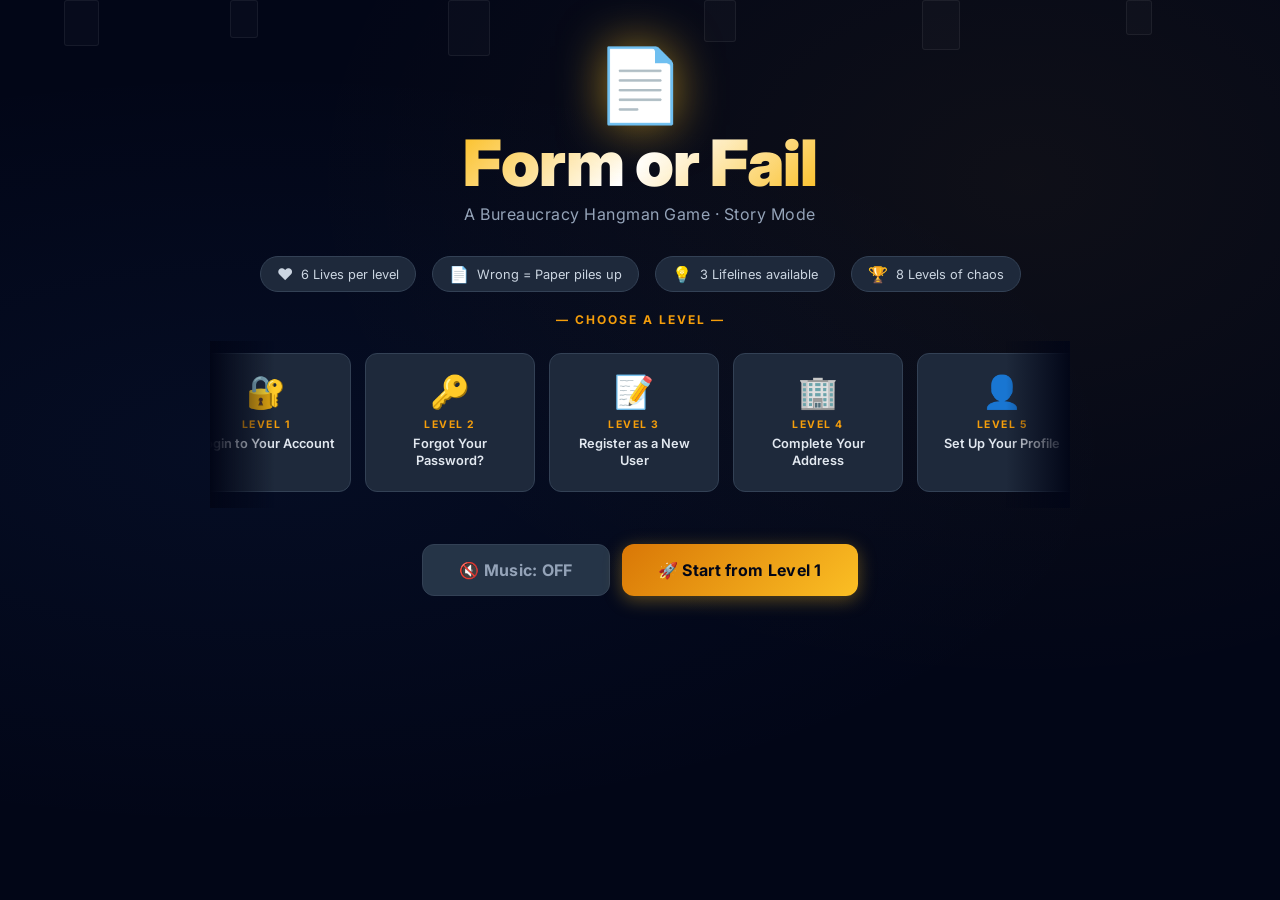
<file: index.html>
<!doctype html>
<html lang="en">
  <head>
    <meta charset="UTF-8" />
    <meta name="viewport" content="width=device-width, initial-scale=1.0" />
    <title>Form or Fail — The Bureaucracy Hangman Game</title>
    <meta
      name="description"
      content="A Hangman-style form validation game. Fill forms correctly or get buried under rejected papers. 8 levels of increasing difficulty based on real-world field validation rules."
    />
    <link
      rel="icon"
      href="data:image/svg+xml,<svg xmlns=%22http://www.w3.org/2000/svg%22 viewBox=%220 0 100 100%22><text y=%22.9em%22 font-size=%2290%22>📄</text></svg>"
    />
    <link rel="stylesheet" href="css/game.css" />
  </head>

  <body>
    <!-- Floating background paper decorations -->
    <div class="bg-papers" aria-hidden="true">
      <div
        class="bg-paper"
        style="
          left: 5%;
          animation-duration: 18s;
          animation-delay: 0s;
          width: 35px;
          height: 46px;
        "
      ></div>
      <div
        class="bg-paper"
        style="
          left: 18%;
          animation-duration: 22s;
          animation-delay: 3s;
          width: 28px;
          height: 38px;
        "
      ></div>
      <div
        class="bg-paper"
        style="
          left: 35%;
          animation-duration: 16s;
          animation-delay: 6s;
          width: 42px;
          height: 56px;
        "
      ></div>
      <div
        class="bg-paper"
        style="
          left: 55%;
          animation-duration: 20s;
          animation-delay: 1.5s;
          width: 32px;
          height: 42px;
        "
      ></div>
      <div
        class="bg-paper"
        style="
          left: 72%;
          animation-duration: 24s;
          animation-delay: 8s;
          width: 38px;
          height: 50px;
        "
      ></div>
      <div
        class="bg-paper"
        style="
          left: 88%;
          animation-duration: 19s;
          animation-delay: 4s;
          width: 26px;
          height: 35px;
        "
      ></div>
    </div>

    <div id="game-root">
      <!-- ══════════════════════════════════════════════════════
       SCREEN: START / MAIN MENU
       ══════════════════════════════════════════════════════ -->
      <main id="screen-start" role="main">
        <div class="game-logo">
          <span class="logo-emoji" aria-hidden="true">📄</span>
          <h1 class="logo-title">Form or Fail</h1>
          <p class="logo-tagline">
            A Bureaucracy Hangman Game &middot; Story Mode
          </p>
        </div>

        <div class="mini-rules" role="list" aria-label="Game rules">
          <div class="mini-rule" role="listitem">
            <span class="mini-rule-icon">❤️</span>
            <span>6 Lives per level</span>
          </div>
          <div class="mini-rule" role="listitem">
            <span class="mini-rule-icon">📄</span>
            <span>Wrong = Paper piles up</span>
          </div>
          <div class="mini-rule" role="listitem">
            <span class="mini-rule-icon">💡</span>
            <span>3 Lifelines available</span>
          </div>
          <div class="mini-rule" role="listitem">
            <span class="mini-rule-icon">🏆</span>
            <span>8 Levels of chaos</span>
          </div>
        </div>

        <!-- <p class="start-desc">
      Welcome to Headquarters. Your task: fill in corporate forms — <em>correctly</em>.
      Every wrong input gets stamped <strong>REJECTED</strong> and added to the pile.
      6 papers and you're buried. Use your lifelines wisely.
      <br/><br/>
      <strong>Story Mode</strong> — progress through 8 themed levels from Login to the Boss Level.
    </p> -->

        <p class="level-grid-label" aria-hidden="true">— Choose a Level —</p>

        <!-- Carousel wrapper: fade edges + scroll track -->
        <div class="level-carousel-wrap">
          <div
            class="level-carousel-fade level-carousel-fade--left"
            aria-hidden="true"
          ></div>
          <div
            id="level-select-grid"
            aria-label="Level selection grid"
            role="list"
          ></div>
          <div
            class="level-carousel-fade level-carousel-fade--right"
            aria-hidden="true"
          ></div>
        </div>

        <div class="start-actions">
          <button
            id="btn-music-toggle"
            class="btn btn-music-off btn-lg"
            type="button"
            aria-label="Toggle background music"
            title="Toggle Music"
          >
            🔇 Music: OFF
          </button>
          <button
            id="btn-start"
            class="btn btn-primary btn-lg"
            type="button"
            aria-label="Start from Level 1"
          >
            🚀 Start from Level 1
          </button>
        </div>
      </main>

      <!-- ══════════════════════════════════════════════════════
       SCREEN: GAME
       ══════════════════════════════════════════════════════ -->
      <section id="screen-game" class="hidden" aria-label="Game screen">
        <!-- HUD -->
        <header id="game-hud" role="banner">
          <div class="hud-level-info">
            <span id="current-level-label" aria-live="polite">Level 1</span>
            <span id="level-subtitle">Authentication</span>
          </div>

          <div class="hud-stats" role="status" aria-label="Game stats">
            <div class="hud-stat">
              <span class="hud-stat-label">Lives</span>
              <div id="lives-display" aria-label="Lives remaining"></div>
            </div>
            <div class="hud-stat">
              <span class="hud-stat-label">Score</span>
              <span id="score-display" class="hud-stat-value" aria-live="polite"
                >0</span
              >
            </div>
            <div class="hud-stat">
              <span class="hud-stat-label">Streak</span>
              <span
                id="streak-display"
                class="hud-stat-value"
                aria-live="polite"
                >—</span
              >
            </div>
          </div>

          <div class="hud-right-actions">
            <button
              id="btn-mute"
              class="btn btn-icon btn-sm"
              type="button"
              aria-label="Toggle mute"
              title="Toggle Sound"
            >
              🔊
            </button>
            <button
              id="btn-menu-go"
              class="btn btn-secondary btn-sm"
              type="button"
              aria-label="Return to main menu"
            >
              ← Menu
            </button>
          </div>
        </header>

        <!-- Two-Panel Body -->
        <div id="game-body">
          <!-- LEFT: Paper Pile / Character -->
          <aside id="paper-panel" aria-label="Character and rejected papers">
            <span class="panel-title" aria-hidden="true">Rejected Papers</span>
            <div
              id="hangman-svg-container"
              role="img"
              aria-label="Character being buried under rejected form papers"
              aria-live="polite"
            ></div>
          </aside>

          <!-- RIGHT: Form Field -->
          <article id="form-panel" aria-label="Form field to fill">
            <!-- Scenario -->
            <div id="scenario-card" role="note">
              <span class="scenario-icon" aria-hidden="true">📋</span>
              <p id="scenario-text"></p>
            </div>

            <!-- Progress -->
            <div class="field-progress-wrap" aria-label="Field progress">
              <div
                id="field-progress-track"
                role="progressbar"
                aria-valuemin="0"
                aria-valuemax="100"
                aria-valuenow="0"
              >
                <div id="field-progress-bar"></div>
              </div>
              <span id="field-counter" aria-live="polite">Field 1 of 3</span>
            </div>

            <!-- Field Card -->
            <div id="field-card">
              <div class="field-header">
                <label
                  id="field-label"
                  for="field-input"
                  style="cursor: pointer"
                  >Field</label
                >
                <span
                  id="difficulty-badge"
                  class="difficulty-badge diff-easy"
                  aria-label="Difficulty"
                  >🟢 Easy</span
                >
              </div>

              <div id="field-input-area">
                <input
                  id="field-input"
                  type="text"
                  placeholder="..."
                  autocomplete="off"
                  spellcheck="false"
                  aria-labelledby="field-label"
                />
              </div>

              <!-- Hint Box (hidden by default) -->
              <div id="hint-box" class="hidden" role="note" aria-label="Hint">
                <pre id="hint-content"></pre>
                <button
                  id="btn-close-hint"
                  type="button"
                  aria-label="Close hint"
                >
                  ✕
                </button>
              </div>

              <!-- Feedback -->
              <div
                id="field-feedback"
                class="field-feedback"
                role="alert"
                aria-live="assertive"
              ></div>

              <!-- Submit -->
              <div class="field-actions">
                <button
                  id="btn-submit-field"
                  class="btn btn-primary"
                  type="button"
                  aria-label="Submit field answer"
                >
                  Submit Answer ↵
                </button>
                <span id="field-points" aria-label="Points for this field"
                  >+100 pts</span
                >
              </div>
            </div>
            <!-- /field-card -->
          </article>
          <!-- /form-panel -->
        </div>
        <!-- /game-body -->

        <!-- Lifelines Bar -->
        <footer id="lifelines-panel" role="toolbar" aria-label="Lifelines">
          <span class="lifelines-label" aria-hidden="true">💡 Lifelines</span>

          <button
            id="btn-show-rule"
            class="lifeline-btn"
            type="button"
            aria-label="Show validation rule (-30 pts)"
          >
            📖 Show Rule
            <span class="ll-count" id="ll-rule-count" aria-label="remaining"
              >3</span
            >
          </button>

          <button
            id="btn-show-format"
            class="lifeline-btn"
            type="button"
            aria-label="Show valid format example (-30 pts)"
          >
            👁 Show Format
            <span class="ll-count" id="ll-format-count" aria-label="remaining"
              >3</span
            >
          </button>

          <button
            id="btn-skip"
            class="lifeline-btn"
            type="button"
            aria-label="Skip this field (no points)"
          >
            ⏭️ Skip Field
            <span class="ll-count" id="ll-skip-count" aria-label="remaining"
              >3</span
            >
          </button>
        </footer>
      </section>
      <!-- /screen-game -->

      <!-- ══════════════════════════════════════════════════════
       SCREEN: LEVEL COMPLETE
       ══════════════════════════════════════════════════════ -->
      <section
        id="screen-level-complete"
        class="hidden"
        aria-label="Level complete screen"
        aria-live="polite"
      >
        <div class="result-card card-complete">
          <span class="result-emoji" aria-hidden="true">✅</span>
          <h2 class="result-title" style="color: var(--green-400)">
            Level Complete!
          </h2>
          <p id="complete-level-title" class="result-subtitle"></p>

          <div class="result-stats" role="list">
            <div class="result-stat-row" role="listitem">
              <span>Level Bonus</span>
              <span id="complete-bonus">+200 pts</span>
            </div>
            <div class="result-stat-row" role="listitem">
              <span>Total Score</span>
              <span id="complete-score">0</span>
            </div>
            <div class="result-stat-row" role="listitem">
              <span>Lives Left</span>
              <span id="complete-lives">❤️❤️❤️❤️❤️❤️</span>
            </div>
          </div>

          <p
            id="complete-perfect"
            class="result-perfect"
            aria-live="polite"
          ></p>

          <div class="result-actions">
            <button
              id="btn-next-level"
              class="btn btn-success btn-lg"
              type="button"
            >
              Next Level →
            </button>
            <button
              id="btn-menu-from-complete"
              class="btn btn-secondary"
              type="button"
              aria-label="Back to menu"
            >
              ← Menu
            </button>
          </div>
        </div>
      </section>

      <!-- ══════════════════════════════════════════════════════
       SCREEN: GAME OVER
       ══════════════════════════════════════════════════════ -->
      <section
        id="screen-game-over"
        class="hidden"
        aria-label="Game over screen"
        aria-live="assertive"
      >
        <div class="result-card card-gameover">
          <span class="result-emoji" aria-hidden="true">📄</span>
          <h2 class="result-title" style="color: var(--red-500)">Buried.</h2>
          <p id="gameover-msg" class="result-subtitle"></p>

          <div class="result-stats">
            <div class="result-stat-row">
              <span>Failed At</span>
              <span id="gameover-level"></span>
            </div>
            <div class="result-stat-row">
              <span>Score</span>
              <span id="gameover-score" style="color: var(--gold-400)">0</span>
            </div>
          </div>

          <div class="result-actions">
            <button id="btn-retry" class="btn btn-danger btn-lg" type="button">
              🔄 Retry Level
            </button>
            <button
              id="btn-menu-from-over"
              class="btn btn-secondary"
              type="button"
            >
              ← Menu
            </button>
          </div>
        </div>
      </section>

      <!-- ══════════════════════════════════════════════════════
       SCREEN: YOU WIN
       ══════════════════════════════════════════════════════ -->
      <section
        id="screen-win"
        class="hidden"
        aria-label="Victory screen"
        aria-live="polite"
      >
        <div class="result-card card-win">
          <span class="result-emoji" aria-hidden="true">🏆</span>
          <h2
            class="result-title"
            style="
              background: linear-gradient(135deg, var(--gold-400), white);
              -webkit-background-clip: text;
              -webkit-text-fill-color: transparent;
              background-clip: text;
            "
          >
            FORMS CONQUERED!
          </h2>
          <p class="result-subtitle">
            You survived the full bureaucratic gauntlet. The pile never grew
            high enough to bury you.
          </p>

          <div class="result-stats">
            <div class="result-stat-row">
              <span>Levels Cleared</span>
              <span id="win-levels" style="color: var(--green-400)">8 / 8</span>
            </div>
            <div class="result-stat-row">
              <span>Final Score</span>
              <span
                id="win-score"
                style="color: var(--gold-400); font-size: 1.3em"
                >0</span
              >
            </div>
          </div>

          <div class="result-actions">
            <button
              id="btn-play-again"
              class="btn btn-primary btn-lg"
              type="button"
            >
              🔄 Play Again
            </button>
            <button
              id="btn-menu-from-win"
              class="btn btn-secondary"
              type="button"
            >
              ← Menu
            </button>
          </div>
        </div>
      </section>
    </div>
    <!-- /game-root -->

    <!-- Scripts -->
    <script src="js/fields.js"></script>
    <script src="js/hangman.js"></script>
    <script src="js/game.js"></script>
    <script src="js/sound.js"></script>
  </body>
</html>
</file>
<file: css/game.css>
/* ============================================================
   game.css — Form or Fail: Corporate Bureaucracy Horror
   Theme: Dark navy corporate, gold accents, paper chaos
   ============================================================ */

@import url('https://fonts.googleapis.com/css2?family=Inter:wght@300;400;500;600;700;800;900&family=JetBrains+Mono:wght@400;600&display=swap');

/* ── RESET & BASE ───────────────────────────────────────────── */
*,
*::before,
*::after {
  margin: 0;
  padding: 0;
  box-sizing: border-box;
}

:root {
  --navy-950: #020617;
  --navy-900: #0f172a;
  --navy-800: #1e293b;
  --navy-700: #253447;
  --navy-600: #334155;
  --navy-500: #475569;
  --gold-400: #fbbf24;
  --gold-500: #f59e0b;
  --gold-600: #d97706;
  --red-500: #ef4444;
  --red-600: #dc2626;
  --green-400: #4ade80;
  --green-500: #22c55e;
  --blue-400: #60a5fa;
  --blue-500: #3b82f6;
  --white: #ffffff;
  --gray-100: #f1f5f9;
  --gray-200: #e2e8f0;
  --gray-300: #cbd5e1;
  --gray-400: #94a3b8;
  --gray-500: #64748b;
  --font-main: 'Inter', system-ui, sans-serif;
  --font-mono: 'JetBrains Mono', 'Courier New', monospace;
  --radius: 12px;
  --radius-sm: 8px;
  --radius-lg: 20px;
  --shadow: 0 4px 24px rgba(0, 0, 0, 0.4);
  --shadow-lg: 0 8px 48px rgba(0, 0, 0, 0.6);
  --glow-gold: 0 0 20px rgba(251, 191, 36, 0.3);
  --glow-red: 0 0 20px rgba(239, 68, 68, 0.3);
  --glow-green: 0 0 20px rgba(74, 222, 128, 0.3);
  --transition: 0.25s cubic-bezier(0.4, 0, 0.2, 1);
}

html,
body {
  height: 100%;
  font-family: var(--font-main);
  background: var(--navy-950);
  color: var(--white);
  overflow-x: hidden;
}

body {
  background:
    radial-gradient(ellipse at 20% 50%, rgba(59, 130, 246, 0.06) 0%, transparent 60%),
    radial-gradient(ellipse at 80% 20%, rgba(251, 191, 36, 0.05) 0%, transparent 50%),
    var(--navy-950);
  min-height: 100vh;
}

.hidden {
  display: none !important;
}

/* ── SCROLLBAR ──────────────────────────────────────────────── */
::-webkit-scrollbar {
  width: 6px;
}

::-webkit-scrollbar-track {
  background: var(--navy-900);
}

::-webkit-scrollbar-thumb {
  background: var(--navy-600);
  border-radius: 3px;
}

/* ── GLOBAL GAME CONTAINER ──────────────────────────────────── */
#game-root {
  min-height: 100vh;
  display: flex;
  flex-direction: column;
}

/* ========================================================
   SCREEN: START / MAIN MENU
   ======================================================== */
#screen-start {
  min-height: 100vh;
  display: flex;
  flex-direction: column;
  align-items: center;
  padding: 40px 20px;
}

.game-logo {
  text-align: center;
  margin-bottom: 32px;
}

.logo-emoji {
  font-size: 72px;
  display: block;
  animation: float 3s ease-in-out infinite;
  filter: drop-shadow(0 0 24px rgba(251, 191, 36, 0.6));
}

.logo-title {
  font-size: clamp(2.4rem, 6vw, 4rem);
  font-weight: 900;
  letter-spacing: -1px;
  background: linear-gradient(135deg, var(--gold-400) 0%, var(--white) 50%, var(--gold-400) 100%);
  -webkit-background-clip: text;
  -webkit-text-fill-color: transparent;
  background-clip: text;
  line-height: 1.1;
}

.logo-tagline {
  font-size: 1rem;
  color: var(--gray-400);
  margin-top: 6px;
  letter-spacing: 0.5px;
}

/* .start-desc {
  max-width: 600px;
  text-align: center;
  color: var(--gray-300);
  font-size: 0.95rem;
  line-height: 1.7;
  margin-bottom: 28px;
  padding: 20px 24px;
  background: var(--navy-800);
  border: 1px solid var(--navy-600);
  border-radius: var(--radius);
} */

/* LEVEL GRID */
.level-grid-label {
  font-size: 0.75rem;
  font-weight: 700;
  letter-spacing: 2px;
  color: var(--gold-500);
  text-transform: uppercase;
  margin-bottom: 14px;
  text-align: center;
}

/* ── CAROUSEL WRAPPER ───────────────────────────────────── */
.level-carousel-wrap {
  position: relative;
  width: 100%;
  max-width: 860px;
  margin-bottom: 28px;
  overflow: hidden;           /* ← fixes the left-side leak */
}

/* Left & right fade edges */
.level-carousel-fade {
  position: absolute;
  top: 0;
  bottom: 0;
  width: 64px;
  z-index: 2;
  pointer-events: none;
}
.level-carousel-fade--left {
  left: 0;
  background: linear-gradient(to right, var(--navy-950) 0%, transparent 100%);
}
.level-carousel-fade--right {
  right: 0;
  background: linear-gradient(to left, var(--navy-950) 0%, transparent 100%);
}

/* ── SCROLL TRACK ───────────────────────────────────────── */
#level-select-grid {
  display: flex;
  flex-direction: row;
  gap: 14px;
  width: 100%;
  /* overflow hidden: JS controls all scrolling via scrollLeft */
  overflow: hidden;
  padding: 12px 20px 16px;
  cursor: grab;
  /* No CSS animation here — all movement is via JS requestAnimationFrame */
}

/* Grabbing cursor while drag is active */
#level-select-grid.dragging { cursor: grabbing; }

.level-card {
  position: relative;
  background: var(--navy-800);
  border: 1px solid var(--navy-600);
  border-radius: var(--radius);
  padding: 18px 14px;
  cursor: pointer;
  display: flex;
  flex-direction: column;
  align-items: center;
  gap: 5px;
  transition: all var(--transition);
  text-align: center;
  overflow: hidden;
  /* Carousel-specific: fixed width, no shrink */
  flex: 0 0 170px;
  min-width: 170px;
  /* Prevent card clicks being misread as drag starts */
  user-select: none;
}

.level-card::before {
  content: '';
  position: absolute;
  inset: 0;
  background: linear-gradient(135deg, rgba(251, 191, 36, 0.05), transparent);
  opacity: 0;
  transition: opacity var(--transition);
}

.level-card:hover {
  border-color: var(--gold-500);
  transform: translateY(-3px);
  box-shadow: 0 8px 30px rgba(0, 0, 0, 0.4), var(--glow-gold);
}

.level-card:hover::before {
  opacity: 1;
}

.level-card.completed {
  border-color: var(--green-500);
  background: linear-gradient(135deg, rgba(34, 197, 94, 0.08), var(--navy-800));
}

.level-icon {
  font-size: 2rem;
  margin-bottom: 2px;
}

.level-num {
  font-size: 0.65rem;
  font-weight: 700;
  letter-spacing: 1.5px;
  color: var(--gold-500);
  text-transform: uppercase;
}

.level-title-card {
  font-size: 0.8rem;
  font-weight: 600;
  color: var(--gray-200);
  line-height: 1.3;
}

.boss-badge {
  background: linear-gradient(135deg, #7c3aed, #dc2626);
  color: white;
  font-size: 0.6rem;
  font-weight: 900;
  letter-spacing: 1px;
  padding: 2px 8px;
  border-radius: 20px;
  text-transform: uppercase;
  animation: pulse-badge 1.5s ease-in-out infinite;
}

.done-badge {
  position: absolute;
  top: 8px;
  right: 8px;
  background: var(--green-500);
  color: white;
  font-size: 0.7rem;
  font-weight: 900;
  width: 20px;
  height: 20px;
  border-radius: 50%;
  display: flex;
  align-items: center;
  justify-content: center;
}

.start-actions {
  display: flex;
  gap: 12px;
  margin-top: 8px;
  flex-wrap: wrap;
  justify-content: center;
}

/* ── STATS MINI BAR ─────────────────────────────────────────── */
.mini-rules {
  display: flex;
  gap: 16px;
  /* max-width: 580px; */
  width: 100%;
  margin-bottom: 20px;
  flex-wrap: wrap;
  justify-content: center;
}

.mini-rule {
  display: flex;
  align-items: center;
  gap: 8px;
  background: var(--navy-800);
  border: 1px solid var(--navy-600);
  border-radius: 50px;
  padding: 7px 16px;
  font-size: 0.8rem;
  color: var(--gray-300);
}

.mini-rule-icon {
  font-size: 1rem;
}

/* ========================================================
   SCREEN: GAME
   ======================================================== */
#screen-game {
  display: flex;
  flex-direction: column;
  min-height: 100vh;
}

/* ── TOP HUD ─────────────────────────────────────────────────── */
#game-hud {
  background: var(--navy-900);
  border-bottom: 1px solid var(--navy-700);
  padding: 10px 24px;
  display: flex;
  align-items: center;
  justify-content: space-between;
  gap: 16px;
  flex-wrap: wrap;
  position: sticky;
  top: 0;
  z-index: 100;
  backdrop-filter: blur(12px);
}

.hud-level-info {
  display: flex;
  flex-direction: column;
  gap: 1px;
}

#current-level-label {
  font-size: 0.95rem;
  font-weight: 800;
  color: var(--gold-400);
  letter-spacing: -0.3px;
}

#level-subtitle {
  font-size: 0.72rem;
  color: var(--gray-500);
  letter-spacing: 0.3px;
}

.hud-stats {
  display: flex;
  align-items: center;
  gap: 20px;
}

.hud-stat {
  display: flex;
  flex-direction: column;
  align-items: center;
  gap: 2px;
}

.hud-stat-label {
  font-size: 0.6rem;
  font-weight: 700;
  letter-spacing: 1.5px;
  text-transform: uppercase;
  color: var(--gray-500);
}

.hud-stat-value {
  font-size: 1.1rem;
  font-weight: 800;
  color: var(--white);
  font-family: var(--font-mono);
}

#score-display {
  color: var(--gold-400);
}

#streak-display {
  color: var(--red-500);
}

#lives-display {
  display: flex;
  gap: 3px;
  align-items: center;
}

.heart {
  font-size: 1.1rem;
  transition: transform 0.2s;
}

.heart-lost {
  opacity: 0.3;
  filter: grayscale(1);
}

.score-flash {
  animation: score-pop 0.5s ease;
}

/* ── GAME BODY (2 PANELS) ────────────────────────────────────── */
#game-body {
  flex: 1;
  display: grid;
  grid-template-columns: 380px 1fr;
  gap: 0;
  min-height: 0;
}

/* ── LEFT PANEL: CHARACTER + PAPER PILE ─────────────────────── */
#paper-panel {
  background: var(--navy-900);
  border-right: 1px solid var(--navy-700);
  padding: 24px 20px;
  display: flex;
  flex-direction: column;
  align-items: center;
  gap: 16px;
  position: relative;
  overflow: hidden;
}

#paper-panel::before {
  content: '';
  position: absolute;
  top: 0;
  left: 0;
  right: 0;
  height: 3px;
  background: linear-gradient(90deg, transparent, var(--gold-500), transparent);
}

.panel-title {
  font-size: 0.68rem;
  font-weight: 700;
  letter-spacing: 2px;
  text-transform: uppercase;
  color: var(--gray-500);
}

#hangman-svg-container {
  width: 100%;
  max-width: 340px;
  height: 420px;
  display: flex;
  align-items: center;
  justify-content: center;
}

/* Paper animation */
.paper-item {
  transform-origin: center center;
}

.paper-new {
  animation: paper-drop 0.5s cubic-bezier(0.34, 1.56, 0.64, 1) forwards;
}

/* ── RIGHT PANEL: FORM FIELD ─────────────────────────────────── */
#form-panel {
  padding: 28px 32px;
  display: flex;
  flex-direction: column;
  gap: 20px;
  overflow-y: auto;
}

/* Scenario card */
#scenario-card {
  background: linear-gradient(135deg, var(--navy-800), rgba(251, 191, 36, 0.05));
  border: 1px solid rgba(251, 191, 36, 0.2);
  border-radius: var(--radius);
  padding: 14px 18px;
  display: flex;
  gap: 12px;
  align-items: flex-start;
}

.scenario-icon {
  font-size: 1.4rem;
  flex-shrink: 0;
}

#scenario-text {
  font-size: 0.85rem;
  color: var(--gray-300);
  line-height: 1.65;
  font-style: italic;
}

/* Progress */
.field-progress-wrap {
  display: flex;
  align-items: center;
  gap: 12px;
}

#field-progress-track {
  flex: 1;
  height: 6px;
  background: var(--navy-700);
  border-radius: 3px;
  overflow: hidden;
}

#field-progress-bar {
  height: 100%;
  background: linear-gradient(90deg, var(--gold-600), var(--gold-400));
  border-radius: 3px;
  width: 0%;
  transition: width 0.5s ease;
}

#field-counter {
  font-size: 0.72rem;
  font-weight: 600;
  color: var(--gray-500);
  white-space: nowrap;
  font-family: var(--font-mono);
}

/* Field card */
#field-card {
  background: var(--navy-800);
  border: 1px solid var(--navy-600);
  border-radius: var(--radius);
  padding: 24px;
  display: flex;
  flex-direction: column;
  gap: 16px;
  flex: 1;
}

.field-header {
  display: flex;
  align-items: center;
  justify-content: space-between;
  flex-wrap: wrap;
  gap: 8px;
}

#field-label {
  font-size: 1.05rem;
  font-weight: 700;
  color: var(--white);
}

.difficulty-badge {
  font-size: 0.72rem;
  font-weight: 700;
  padding: 3px 10px;
  border-radius: 20px;
  letter-spacing: 0.5px;
}

.diff-easy {
  background: rgba(74, 222, 128, 0.15);
  color: var(--green-400);
  border: 1px solid rgba(74, 222, 128, 0.3);
}

.diff-medium {
  background: rgba(251, 191, 36, 0.15);
  color: var(--gold-400);
  border: 1px solid rgba(251, 191, 36, 0.3);
}

.diff-hard {
  background: rgba(239, 68, 68, 0.15);
  color: #f87171;
  border: 1px solid rgba(239, 68, 68, 0.3);
}

/* Input area */
#field-input-area {
  display: flex;
  flex-direction: column;
  gap: 10px;
}

#field-input {
  width: 100%;
  padding: 14px 16px;
  background: var(--navy-900);
  border: 2px solid var(--navy-600);
  border-radius: var(--radius-sm);
  color: var(--white);
  font-size: 1rem;
  font-family: var(--font-mono);
  letter-spacing: 0.3px;
  transition: border-color var(--transition), box-shadow var(--transition);
  outline: none;
}

#field-input::placeholder {
  color: var(--gray-500);
  font-family: var(--font-main);
  letter-spacing: 0;
}

#field-input:focus {
  border-color: var(--gold-500);
  box-shadow: 0 0 0 3px rgba(251, 191, 36, 0.15);
}

.pw-wrap {
  position: relative;
}

.pw-wrap #field-input {
  padding-right: 48px;
}

.pw-toggle {
  position: absolute;
  right: 12px;
  top: 50%;
  transform: translateY(-50%);
  background: none;
  border: none;
  cursor: pointer;
  font-size: 1.1rem;
  color: var(--gray-400);
  padding: 4px;
  transition: color var(--transition);
}

.pw-toggle:hover {
  color: var(--gold-400);
}

/* Feedback */
.field-feedback {
  min-height: 28px;
  font-size: 0.875rem;
  font-weight: 600;
  border-radius: var(--radius-sm);
  padding: 8px 14px;
  transition: all var(--transition);
}

.fb-correct {
  background: rgba(74, 222, 128, 0.1);
  color: var(--green-400);
  border: 1px solid rgba(74, 222, 128, 0.25);
}

.fb-wrong {
  background: rgba(239, 68, 68, 0.1);
  color: #f87171;
  border: 1px solid rgba(239, 68, 68, 0.25);
}

.fb-skip {
  background: rgba(96, 165, 250, 0.1);
  color: var(--blue-400);
  border: 1px solid rgba(96, 165, 250, 0.25);
}

/* Hint box */
#hint-box {
  background: linear-gradient(135deg, rgba(251, 191, 36, 0.08), rgba(251, 191, 36, 0.02));
  border: 1px solid rgba(251, 191, 36, 0.35);
  border-radius: var(--radius-sm);
  padding: 14px 16px;
  position: relative;
  animation: fadeIn 0.3s ease;
}

#hint-content {
  font-size: 0.85rem;
  color: var(--gold-400);
  line-height: 1.6;
  white-space: pre-wrap;
  font-family: var(--font-mono);
}

#btn-close-hint {
  position: absolute;
  top: 8px;
  right: 10px;
  background: none;
  border: none;
  color: var(--gray-400);
  cursor: pointer;
  font-size: 1rem;
  line-height: 1;
}

/* Submit button and points */
.field-actions {
  display: flex;
  align-items: center;
  gap: 12px;
  margin-top: 4px;
}

#field-points {
  font-size: 0.8rem;
  font-weight: 700;
  color: var(--gray-500);
  font-family: var(--font-mono);
}

/* ── LIFELINES PANEL ────────────────────────────────────────── */
#lifelines-panel {
  background: var(--navy-900);
  border-top: 1px solid var(--navy-700);
  padding: 12px 32px;
  display: flex;
  align-items: center;
  gap: 10px;
  flex-wrap: wrap;
}

.lifelines-label {
  font-size: 0.68rem;
  font-weight: 700;
  letter-spacing: 2px;
  text-transform: uppercase;
  color: var(--gray-500);
  margin-right: 4px;
}

.lifeline-btn {
  display: flex;
  align-items: center;
  gap: 7px;
  padding: 8px 16px;
  background: var(--navy-800);
  border: 1px solid var(--navy-600);
  border-radius: 50px;
  color: var(--gray-300);
  font-size: 0.8rem;
  font-weight: 600;
  font-family: var(--font-main);
  cursor: pointer;
  transition: all var(--transition);
}

.lifeline-btn:hover:not(:disabled) {
  background: var(--navy-700);
  border-color: var(--gold-500);
  color: var(--gold-400);
  box-shadow: var(--glow-gold);
}

.lifeline-btn:disabled {
  opacity: 0.35;
  cursor: not-allowed;
}

.ll-count {
  background: var(--navy-700);
  border-radius: 50%;
  width: 18px;
  height: 18px;
  display: flex;
  align-items: center;
  justify-content: center;
  font-size: 0.7rem;
  font-weight: 800;
  color: var(--gold-400);
}

/* ========================================================
   BUTTONS (Global)
   ======================================================== */
.btn {
  display: inline-flex;
  align-items: center;
  justify-content: center;
  gap: 8px;
  padding: 12px 28px;
  border-radius: var(--radius-sm);
  font-size: 0.9rem;
  font-weight: 700;
  font-family: var(--font-main);
  cursor: pointer;
  border: none;
  transition: all var(--transition);
  text-decoration: none;
  letter-spacing: 0.3px;
  position: relative;
  overflow: hidden;
}

.btn::after {
  content: '';
  position: absolute;
  inset: 0;
  background: rgba(255, 255, 255, 0.1);
  opacity: 0;
  transition: opacity 0.15s;
}

.btn:hover::after {
  opacity: 1;
}

.btn:active {
  transform: scale(0.97);
}

.btn-primary {
  background: linear-gradient(135deg, var(--gold-600), var(--gold-400));
  color: var(--navy-950);
  box-shadow: 0 4px 18px rgba(251, 191, 36, 0.35);
}

.btn-primary:hover {
  box-shadow: 0 6px 28px rgba(251, 191, 36, 0.55);
  transform: translateY(-1px);
}

.btn-secondary {
  background: var(--navy-700);
  color: var(--gray-200);
  border: 1px solid var(--navy-600);
}

.btn-secondary:hover {
  background: var(--navy-600);
  border-color: var(--gray-500);
}

.btn-danger {
  background: linear-gradient(135deg, var(--red-600), var(--red-500));
  color: white;
  box-shadow: 0 4px 18px rgba(239, 68, 68, 0.3);
}

.btn-success {
  background: linear-gradient(135deg, #16a34a, var(--green-500));
  color: white;
  box-shadow: 0 4px 18px rgba(34, 197, 94, 0.3);
}

.btn-lg {
  padding: 15px 36px;
  font-size: 1rem;
  border-radius: var(--radius);
}

.btn-sm {
  padding: 8px 18px;
  font-size: 0.8rem;
}

/* Mute / icon-only button */
.btn-icon {
  padding: 8px 11px;
  font-size: 1.1rem;
  line-height: 1;
  background: var(--navy-800);
  color: var(--gray-300);
  border: 1px solid var(--navy-600);
  border-radius: var(--radius-sm);
}
.btn-icon:hover {
  background: var(--navy-700);
  border-color: var(--gold-500);
  color: var(--gold-400);
}

/* HUD right-side group: mute + menu */
.hud-right-actions {
  display: flex;
  align-items: center;
  gap: 8px;
}

/* Start-screen Music OFF/ON button */
.btn-music-off {
  background: var(--navy-700);
  color: var(--gray-400);
  border: 1px solid var(--navy-600);
}
.btn-music-off:hover {
  background: var(--navy-600);
  color: var(--gray-200);
  border-color: var(--gray-500);
}

.btn-music-on {
  background: linear-gradient(135deg, #14532d, #16a34a);
  color: #bbf7d0;
  border: 1px solid #22c55e;
  box-shadow: 0 0 18px rgba(34, 197, 94, 0.35);
}
.btn-music-on:hover {
  box-shadow: 0 0 28px rgba(34, 197, 94, 0.55);
  transform: translateY(-1px);
}

/* ========================================================
   SCREEN: LEVEL COMPLETE
   ======================================================== */
#screen-level-complete,
#screen-game-over,
#screen-win {
  min-height: 100vh;
  display: flex;
  align-items: center;
  justify-content: center;
  padding: 40px 20px;
}

.result-card {
  background: var(--navy-800);
  border: 1px solid var(--navy-600);
  border-radius: var(--radius-lg);
  padding: 48px 40px;
  max-width: 520px;
  width: 100%;
  text-align: center;
  box-shadow: var(--shadow-lg);
  position: relative;
  overflow: hidden;
  animation: fadeInUp 0.5s cubic-bezier(0.4, 0, 0.2, 1);
}

.result-card::before {
  content: '';
  position: absolute;
  top: 0;
  left: 0;
  right: 0;
  height: 4px;
}

.card-complete::before {
  background: linear-gradient(90deg, var(--green-500), var(--blue-500));
}

.card-gameover::before {
  background: linear-gradient(90deg, var(--red-600), var(--red-500));
}

.card-win::before {
  background: linear-gradient(90deg, var(--gold-600), var(--gold-400), var(--gold-600));
}

.result-emoji {
  font-size: 5rem;
  margin-bottom: 16px;
  display: block;
  animation: bounce-in 0.6s cubic-bezier(0.34, 1.56, 0.64, 1);
}

.result-title {
  font-size: 1.8rem;
  font-weight: 900;
  margin-bottom: 8px;
  letter-spacing: -0.5px;
}

.result-subtitle {
  font-size: 0.95rem;
  color: var(--gray-400);
  margin-bottom: 28px;
  line-height: 1.6;
}

.result-stats {
  display: flex;
  flex-direction: column;
  gap: 10px;
  margin-bottom: 28px;
  background: var(--navy-900);
  border-radius: var(--radius-sm);
  padding: 18px;
}

.result-stat-row {
  display: flex;
  justify-content: space-between;
  align-items: center;
  font-size: 0.9rem;
}

.result-stat-row span:first-child {
  color: var(--gray-400);
}

.result-stat-row span:last-child {
  font-weight: 700;
  color: var(--white);
  font-family: var(--font-mono);
}

.result-bonus {
  font-size: 1.1rem;
  font-weight: 800;
  color: var(--gold-400);
  margin-bottom: 8px;
}

.result-perfect {
  font-size: 0.95rem;
  color: var(--green-400);
  font-weight: 700;
  margin-bottom: 20px;
}

.result-actions {
  display: flex;
  gap: 12px;
  justify-content: center;
  flex-wrap: wrap;
}

/* ── WIN confetti effect ──────────────────────────────────────── */
.confetti-bg {
  position: fixed;
  inset: 0;
  pointer-events: none;
  z-index: -1;
}

/* ========================================================
   ANIMATIONS
   ======================================================== */
@keyframes float {

  0%,
  100% {
    transform: translateY(0);
  }

  50% {
    transform: translateY(-12px);
  }
}

@keyframes pulse-badge {

  0%,
  100% {
    transform: scale(1);
    box-shadow: 0 0 0 rgba(124, 58, 237, 0.4);
  }

  50% {
    transform: scale(1.06);
    box-shadow: 0 0 12px rgba(124, 58, 237, 0.6);
  }
}

@keyframes paper-drop {
  0% {
    transform: translateY(-200px) rotate(-20deg) scale(0.8);
    opacity: 0;
  }

  60% {
    transform: translateY(10px) rotate(3deg) scale(1.02);
    opacity: 1;
  }

  80% {
    transform: translateY(-4px) rotate(-1deg) scale(0.99);
  }

  100% {
    transform: translateY(0) rotate(0deg) scale(1);
    opacity: 1;
  }
}

@keyframes fadeIn {
  from {
    opacity: 0;
    transform: translateY(-8px);
  }

  to {
    opacity: 1;
    transform: translateY(0);
  }
}

@keyframes fadeInUp {
  from {
    opacity: 0;
    transform: translateY(30px);
  }

  to {
    opacity: 1;
    transform: translateY(0);
  }
}

@keyframes bounce-in {
  0% {
    transform: scale(0.3);
    opacity: 0;
  }

  50% {
    transform: scale(1.15);
  }

  70% {
    transform: scale(0.9);
  }

  100% {
    transform: scale(1);
    opacity: 1;
  }
}

@keyframes shake {

  0%,
  100% {
    transform: translateX(0);
  }

  20% {
    transform: translateX(-8px) rotate(-1deg);
  }

  40% {
    transform: translateX(8px) rotate(1deg);
  }

  60% {
    transform: translateX(-6px);
  }

  80% {
    transform: translateX(6px);
  }
}

@keyframes score-pop {
  0% {
    transform: scale(1);
  }

  50% {
    transform: scale(1.35);
    color: var(--green-400);
  }

  100% {
    transform: scale(1);
  }
}

@keyframes shake-panel {

  0%,
  100% {
    transform: translateX(0);
  }

  25% {
    transform: translateX(-6px);
  }

  75% {
    transform: translateX(6px);
  }
}

.shake {
  animation: shake 0.55s cubic-bezier(.36, .07, .19, .97) both;
}

.shake-panel {
  animation: shake-panel 0.4s ease;
}

/* ── FLOATING PAPER BG DECORATION ───────────────────────────── */
.bg-papers {
  position: fixed;
  inset: 0;
  pointer-events: none;
  z-index: 0;
  overflow: hidden;
}

.bg-paper {
  position: absolute;
  width: 40px;
  height: 52px;
  background: rgba(241, 245, 249, 0.025);
  border-radius: 3px;
  border: 1px solid rgba(241, 245, 249, 0.06);
  animation: drift linear infinite;
}

@keyframes drift {
  0% {
    transform: translateY(110vh) rotate(-15deg);
    opacity: 0;
  }

  10% {
    opacity: 1;
  }

  90% {
    opacity: 1;
  }

  100% {
    transform: translateY(-10vh) rotate(20deg);
    opacity: 0;
  }
}

/* ── RESPONSIVE ─────────────────────────────────────────────── */
@media (max-width: 768px) {
  #game-body {
    grid-template-columns: 1fr;
    grid-template-rows: auto 1fr;
  }

  #paper-panel {
    border-right: none;
    border-bottom: 1px solid var(--navy-700);
    padding: 16px;
  }

  #hangman-svg-container {
    height: 220px;
  }

  #form-panel {
    padding: 20px 16px;
  }

  #lifelines-panel {
    padding: 10px 16px;
  }

  .result-card {
    padding: 32px 24px;
  }

  #game-hud {
    padding: 8px 16px;
  }

  .hud-stats {
    gap: 12px;
  }
}

@media (max-width: 480px) {
  .logo-title {
    font-size: 2rem;
  }

  /* Level grid is now a flex carousel — no grid columns override needed on mobile */

  .hud-stats {
    gap: 8px;
  }

  .hud-stat-value {
    font-size: 0.9rem;
  }
}
</file>
